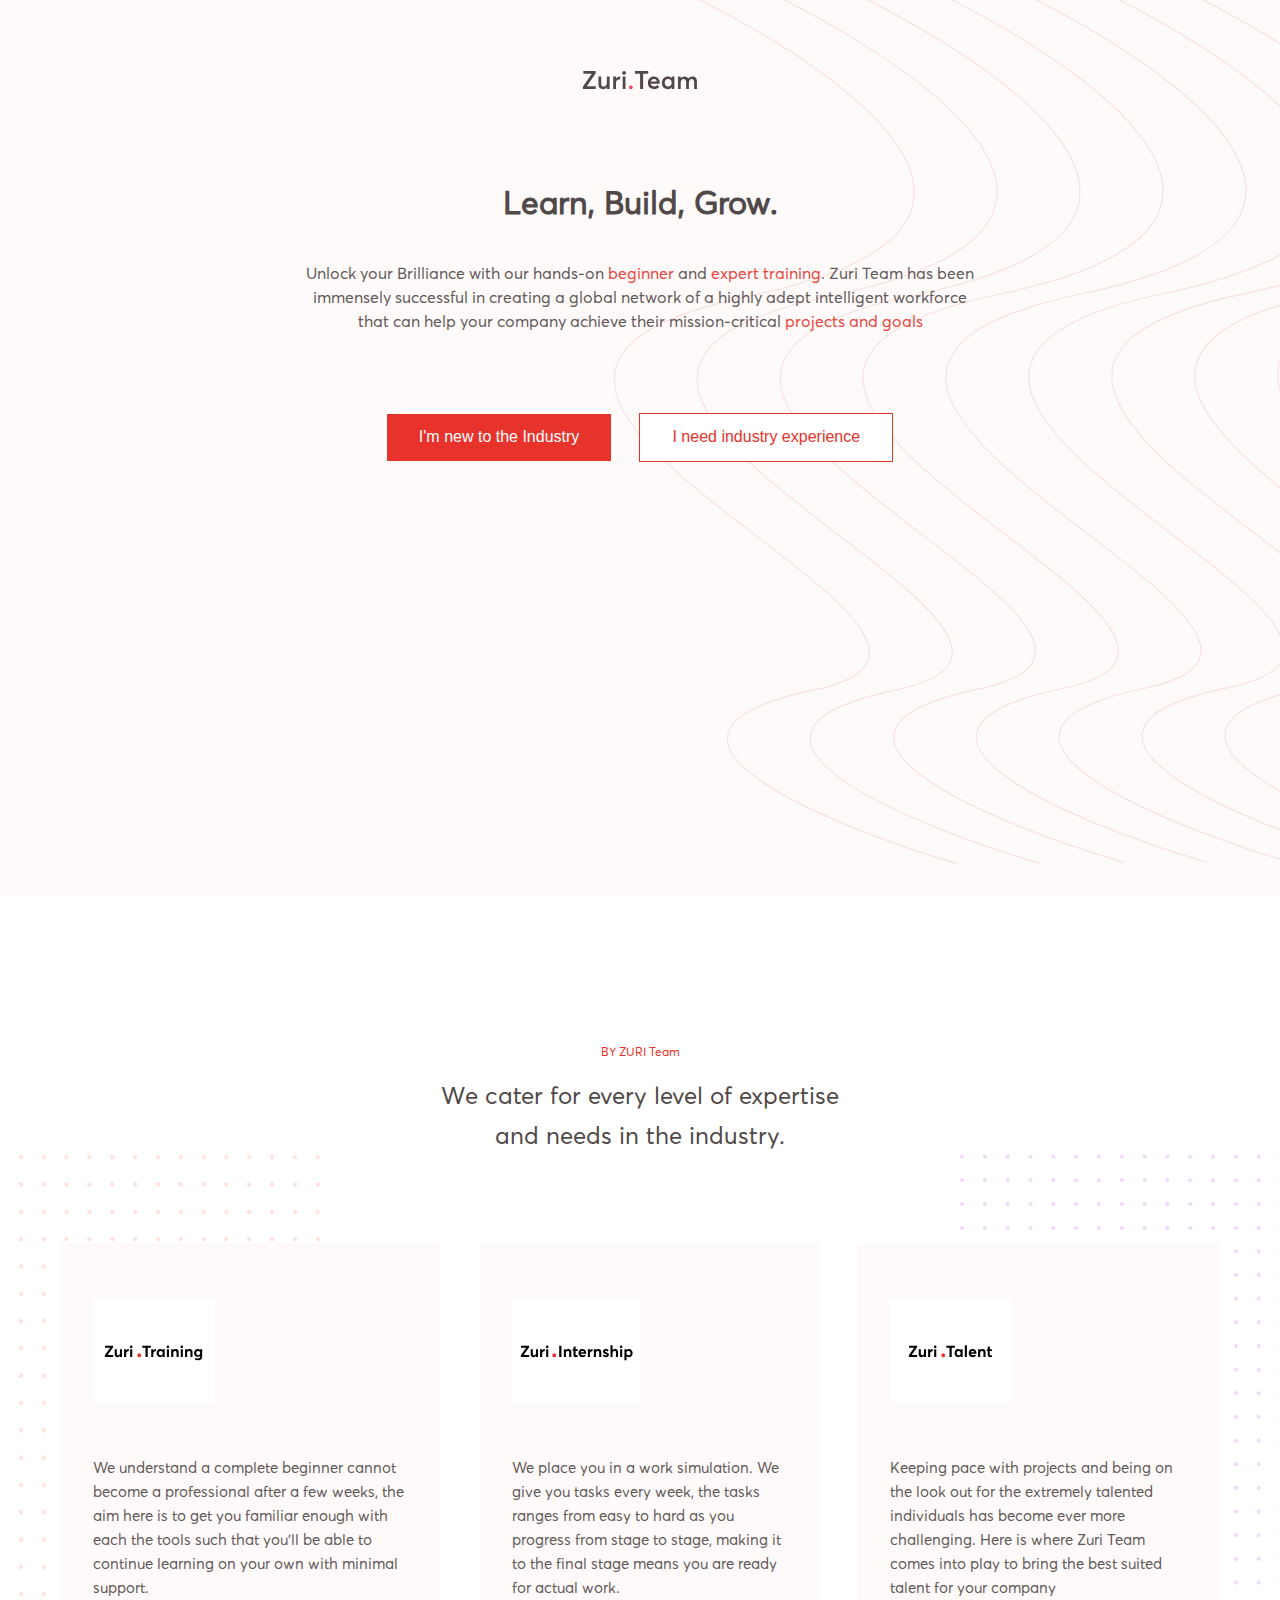
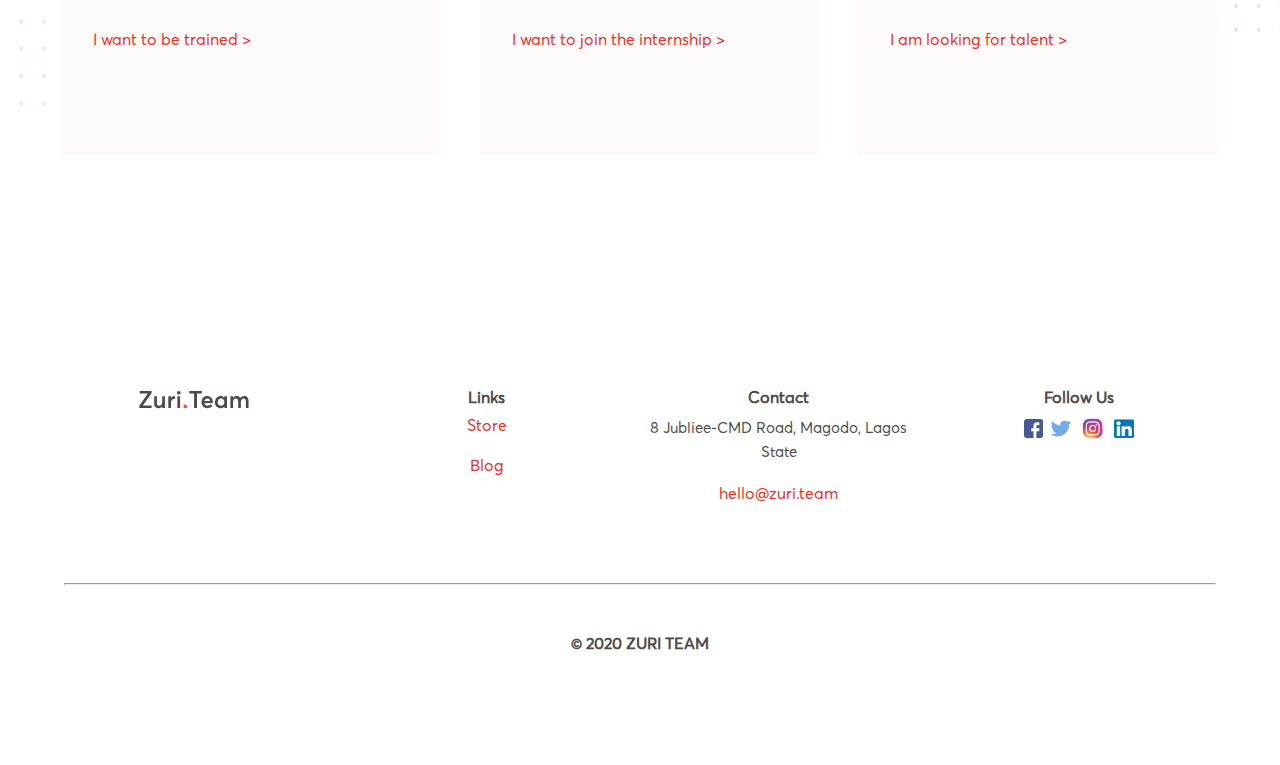
<file: index.html>
<!DOCTYPE html>
<html lang="en">

<head>
    <meta charset="UTF-8">
    <meta http-equiv="X-UA-Compatible" content="IE=edge">
    <meta name="viewport" content="width=device-width, initial-scale=1.0">

    <link rel="stylesheet" href="./css/style.css">

    <title>ZURI | Learn, Build, Grow</title>
</head>

<body>
    <section class="hero-container">
        <div class="hero-header"><img src="./assets/team-logo.svg" alt="" /></div>

        <div class="cta align-text">
            <h1 class="secondary-text">Learn, Build, Grow.</h1>
            <p class="secondary-text">Unlock your Brilliance with our hands-on <span
                    class="primary-text">beginner</span> and <span class="primary-text">expert training</span>. Zuri
                Team has been immensely successful in creating a global network of a highly adept intelligent workforce
                that can help your company achieve their mission-critical <span class="primary-text">projects and
                    goals</span></p>

            <div class="cta-buttons">
                <button class="cta-btn cta-btn-1 primary-bg"><a href="./industry.html" class="white-text">I'm new to the Industry</a></button>
                <button class="cta-btn cta-btn-2 white-bg"><a href="./experience.html" class="primary-text">I need industry
                        experience</a></button>
            </div>
        </div>
    </section>

    <section class="team-container">
        <img src="./assets/dot2-bg.png" class="dot dot2" alt="">
        <img src="./assets/dot-bg.png" alt="" class="dot dot1">
        <div class="team-header align-text">
            <h4 class="primary-text">BY ZURI Team</h4>
            <h2 class="secondary-text">We cater for every level of
                expertise and needs in the industry.</h2>
        </div>

        <div class="zuri-groups">
            <div class="zuri-group">
                <div class="training-container">
                    <div class="training">
                        <img src="./assets/training-logo.svg" alt="">
                        <p class="secondary-text">We understand a complete beginner cannot become a professional after a
                            few weeks, the aim here is to get you familiar enough with each the tools such that you’ll
                            be able to continue learning on your own with minimal support.</p>
                        <a href="#" class="primary-text">I want to be trained &gt;</a>
                    </div>
                </div>
            </div>
            <div class="zuri-group">
                <div class="internship-container">
                    <div class="internship">
                        <img src="./assets/internship-logo.svg" alt="">
                        <p class="secondary-text">We place you in a work simulation. We give you tasks every week, the
                            tasks ranges from easy to hard as you progress from stage to stage, making it to the final
                            stage means you are ready for actual work.</p>
                        <a href="#" class="primary-text">I want to join the internship &gt;</a>
                    </div>
                </div>
            </div>
            <div class="zuri-group">
                <div class="talent-container">
                    <div class="talent">
                        <img src="./assets/talent-logo.svg" alt="">
                        <p class="secondary-text">Keeping pace with projects and being on the look out for the extremely
                            talented individuals has become ever more challenging. Here is where Zuri Team comes into
                            play to bring the best suited talent for your company
                        </p>
                        <a href="#" class="primary-text">I am looking for talent &gt;</a>
                    </div>
                </div>
            </div>
        </div>
    </section>

    <footer class="align-text index-footer">
        <div class="upper-footer">
            <div class="footer-logo">
                <img src="./assets/team-logo.svg" alt="">
            </div>
            <div class="links">
                <h2 class="secondary-text">Links</h2>
                <a href="#" class="primary-text">Store</a><br><br>
                <a href="#" class="primary-text">Blog</a>
            </div>
            <div class="contact">
                <h2 class="secondary-text">Contact</h2>
                <p>8 Jubliee-CMD Road, Magodo,
                    Lagos State</p><br>
                <a href="mailto:hello@zuri.team" class="primary-text">hello@zuri.team</a>
            </div>
            <div class="socials">
                <h2 class="secondary-text">Follow Us</h2>
                <div class="social-links">
                    <a href="#" class="social-icon"><img src="./assets/fb-logo.png" alt=""></a>
                    <a href="#" class="social-icon"><img src="./assets/twitter-logo.png" alt=""></a>
                    <a href="#" class="social-icon"><img src="./assets/ig-logo.png" alt=""></a>
                    <a href="#" class="social-icon"><img src="./assets/linkedin-logo.png" alt=""></a>
                </div>
            </div>
        </div>
        <hr>
        <div class="copyright">
            <h4 class="secondary-text">© 2020 ZURI TEAM</h4>
    </footer>

    <script src="//ajax.googleapis.com/ajax/libs/jquery/1.10.2/jquery.min.js"></script>
<script>window.jQuery || document.write('<script src="js/vendor/jquery-1.10.2.min.js"><\/script>')</script>
    <script src="./index.js"></script>
</body>

</html>
</file>
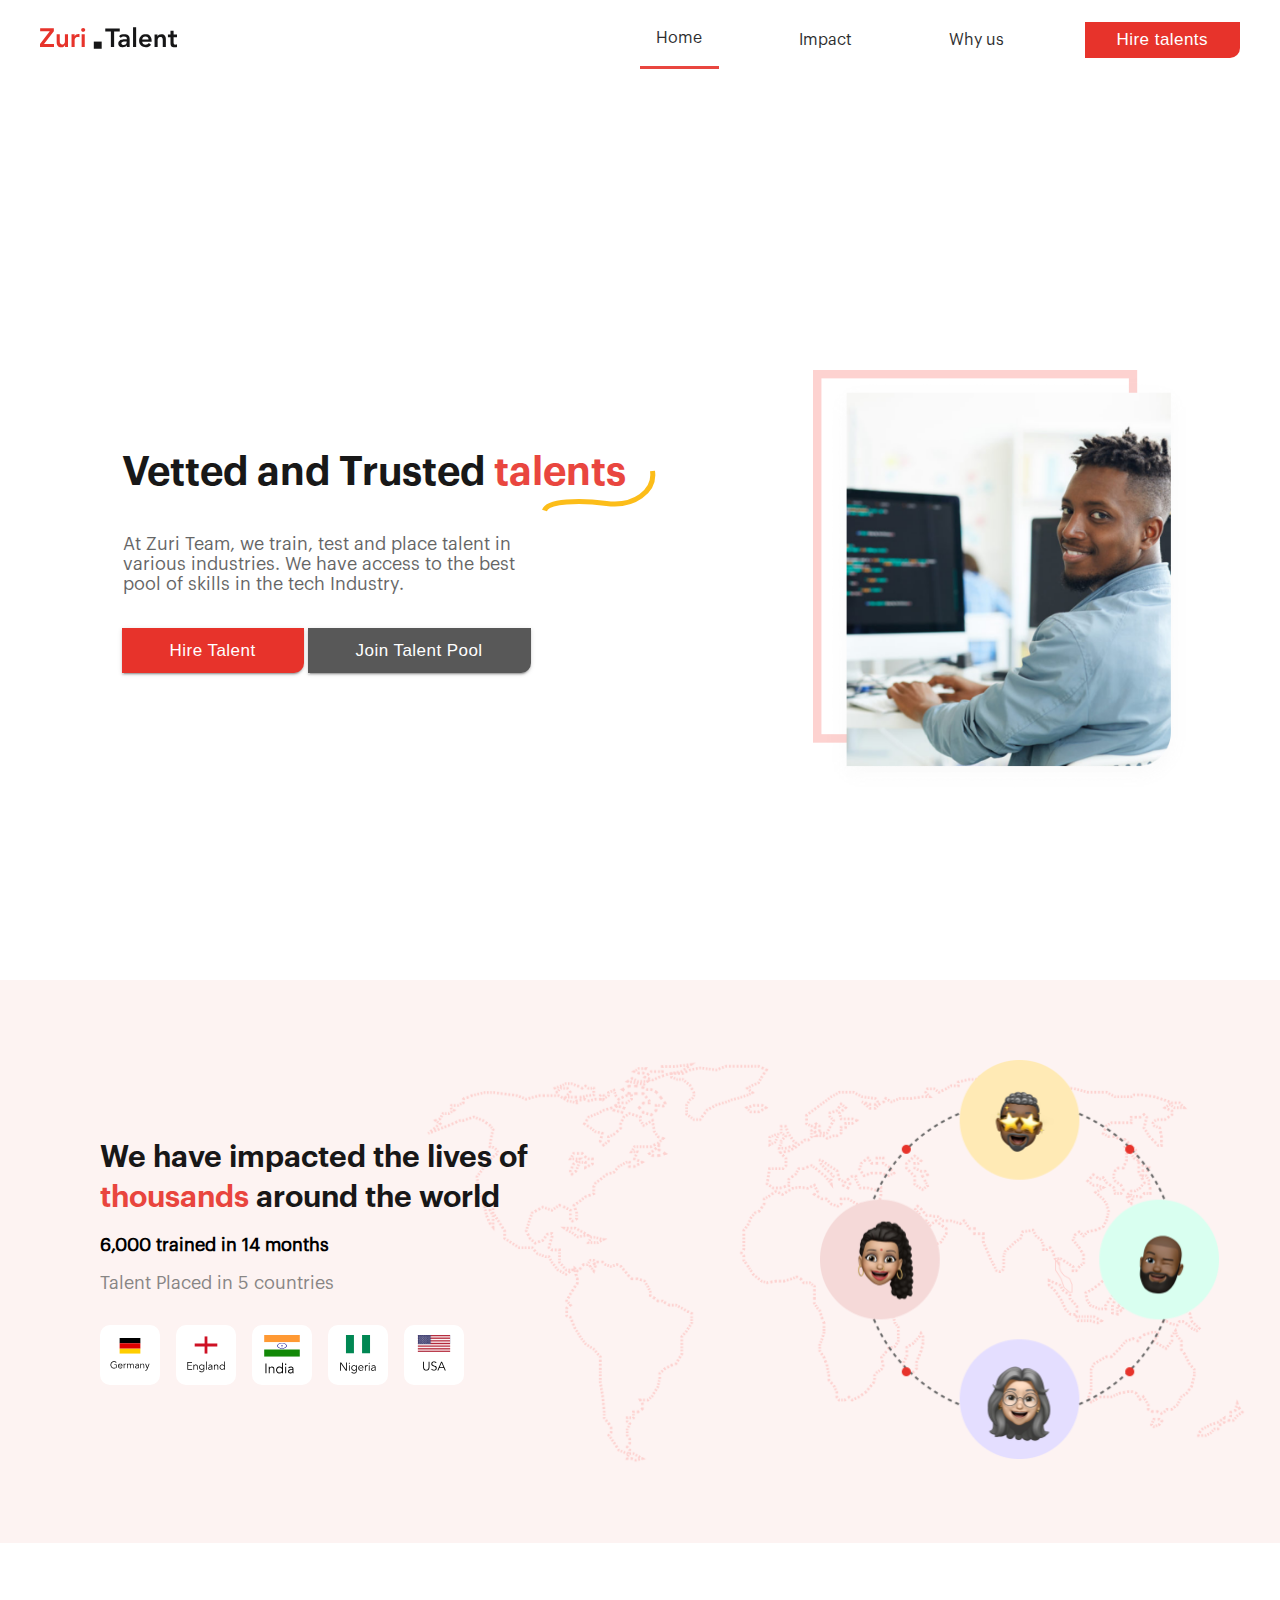
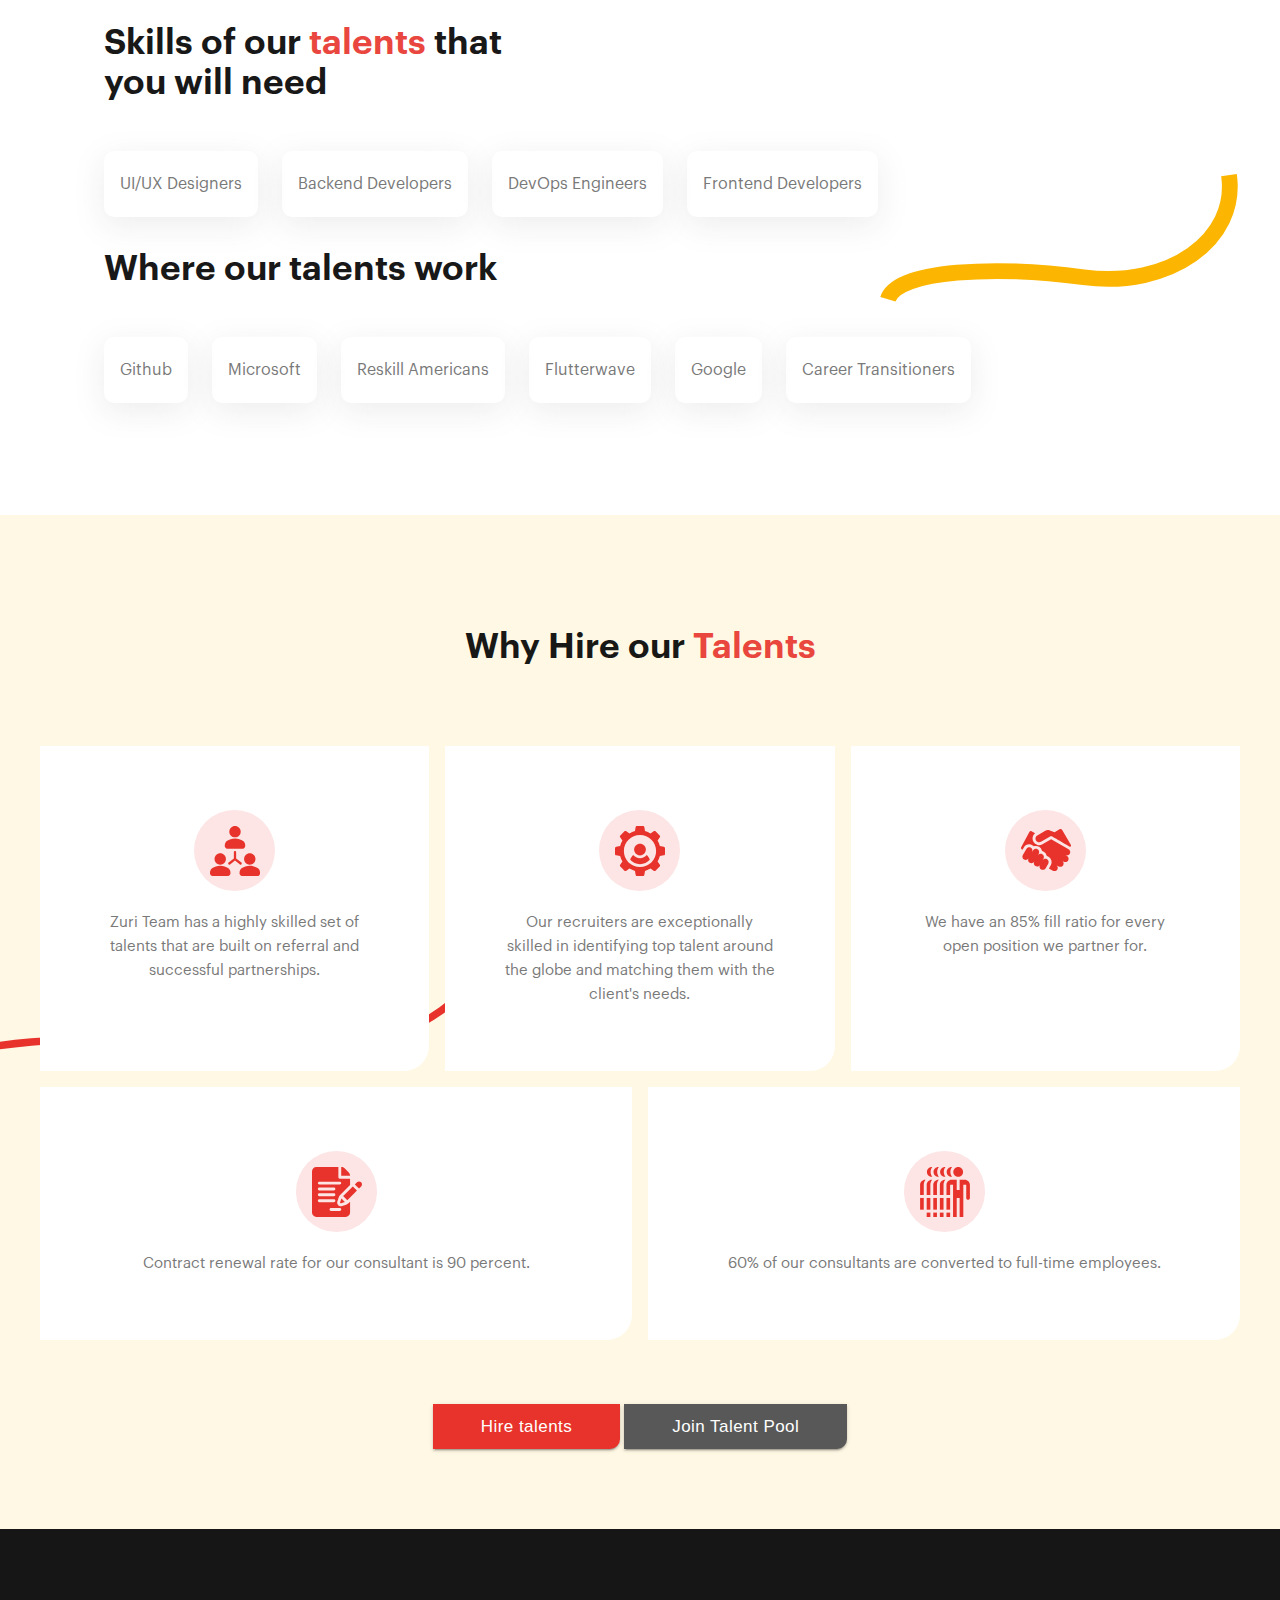
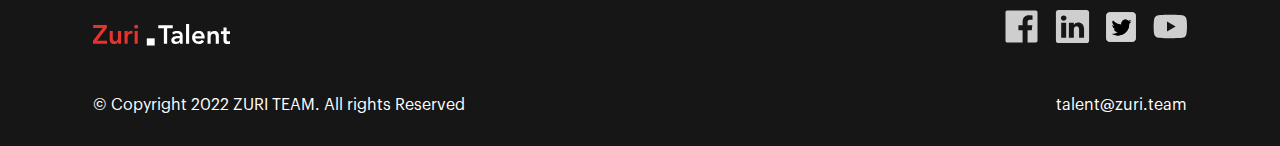
<file: experience.html>
<!DOCTYPE html>
<html lang="en">

<head>
    <meta charset="UTF-8">
    <meta http-equiv="X-UA-Compatible" content="IE=edge">
    <meta name="viewport" content="width=device-width, initial-scale=1.0">
    <meta name="theme-color" content="#000000">
    <title>Zuri</title>
    <link rel="stylesheet" href="./css/style.css">
    <link rel="stylesheet" href="./css/experience.css">
</head>

<body id="experience-body">
    <header>
        <div class="navbar">
            <div class="zuri-logo">
                <img src="./assets/asset0.svg" alt="">
            </div>
            <div class="navbar-links">
                <a href="#" class="active">Home</a>
                <a href="#impact">Impact</a>
                <a href="#why-us">Why us</a>
                <button class="primary-bg white-text header-btn">Hire talents</button>
            </div>
        </div>
    </header>

    <div class="experience-hero align-text">
        <div class="hero-flex-text">
            <h1>Vetted and Trusted <span class="primary-text">talents <img src="./assets/asset 1.svg" class="curve"
                        alt=""></span></h1>
            <p>At Zuri Team, we train, test and place talent in various industries. We have access to the best pool of
                skills in the tech Industry.</p>
            <div class="experience-hero-btns">
                <button class="header-btn big-btn btn-shadow white-text primary-bg">Hire Talent</button>
                <button class="header-btn big-btn btn-shadow white-text darker-btn">Join Talent Pool</button>
            </div>
        </div>

        <div class="hero-image">
            <img src="./assets/asset 2.png" />
        </div>
    </div>

    <div class="world-impact" id="impact">
        <div class="world-impact-container">
            <div class="world-impact-text">
                <h2>We have impacted the lives of <span class="primary-text">thousands</span> around the world</h2><br>
                <h4>6,000 trained in 14 months</h4><br>
                <h4 class="grey-text country-talent">Talent Placed in 5 countries</h4>
                <div class="countries">
                    <img src="./assets/asset 3.svg" alt="">
                    <img src="./assets/asset 4.svg" alt="">
                    <img src="./assets/asset 5.svg" alt="">
                    <img src="./assets/asset 6.svg" alt="">
                    <img src="./assets/asset 7.svg" alt="">
                </div>
            </div>
            <div class="world-impact-image">
                <img src="./assets/asset 8.png" />
            </div>
        </div>
    </div>

    <div class="skills-section">
        <h2>Skills of our <span class="primary-text">talents</span> that you will need</h2>
        <div class="skills-needed">
            <div class="skill-card grey-text">UI/UX Designers</div>
            <div class="skill-card grey-text">Backend Developers</div>
            <div class="skill-card grey-text">DevOps Engineers</div>
            <div class="skill-card grey-text">Frontend Developers
            </div>
        </div>
        <img src="./assets/asset 1.svg" alt="">
        <h2>Where our talents work</h2>
        <div class="talents-workplace">
            <div class="skill-card grey-text">Github</div>
            <div class="skill-card grey-text">Microsoft</div>
            <div class="skill-card grey-text">Reskill Americans</div>
            <div class="skill-card grey-text">Flutterwave</div>
            <div class="skill-card grey-text">Google</div>
            <div class="skill-card grey-text">Career Transitioners</div>
        </div>
    </div>

    <div class="why-us align-text" id="why-us">
        <h2>Why Hire our <span class="primary-text">Talents</span></h2>
        <img class="red-curve" src="./assets/asset 10.svg" alt="">
        <div class="talent-cards">
            <div class="talent-card">
                <img src="./assets/asset 9.svg" alt="">
                <p>Zuri Team has a highly skilled set of talents that are built on referral and successful partnerships.</p>
            </div>
            <div class="talent-card">
                <img src="./assets/asset 11.svg" alt="">
                <p>Our recruiters are exceptionally skilled in identifying top talent around the globe and matching them with the client's needs.</p>
            </div>
            <div class="talent-card">
                <img src="./assets/asset 12.svg" alt="">
                <p>We have an 85% fill ratio for every open position we partner for.</p>
            </div>
            <div class="talent-card">
                <img src="./assets/asset 13.svg" alt="">
                <p>Contract renewal rate for our consultant is 90 percent.</p>
            </div>
            <div class="talent-card">
                <img src="./assets/asset 14.svg" alt="">
                <p>60% of our consultants are converted to full-time employees.</p>
            </div>
        </div>
        <div class="experience-hero-btns">
            <button class="header-btn big-btn btn-shadow white-text primary-bg">Hire talents</button>
            <button class="header-btn big-btn btn-shadow white-text darker-btn">Join Talent Pool</button>
        </div>
    </div>

    <footer class="align-text experience-footer">
        <div class="experience-footer-container">
            <div class="experience-footer-left">
            <div class="experience-footer-logo">
                <img src="./assets/logo.svg" alt="">
            </div>
            <div class="experience-footer-socials">
                <a href="#"><img src="./assets/asset 16.svg" alt=""></a>
                <a href="#"><img src="./assets/asset 17.svg" alt=""></a>
                <a href="#"><img id="small-social" src="./assets/asset 18.png" alt=""></a>
                <a href="#"><img src="./assets/asset 19.svg" alt=""></a>
            </div>
        </div>
        <div class="experience-footer-right">
                <a class="white-text" href="mailto:talent@zuri.team">talent@zuri.team</a>
                <hr>
                <p class="white-text">&copy; Copyright 2022 ZURI TEAM. All rights Reserved</p>
        </div>
        </div>
    </footer>

    <script src="//ajax.googleapis.com/ajax/libs/jquery/1.10.2/jquery.min.js"></script>
    <script>window.jQuery || document.write('<script src="js/vendor/jquery-1.10.2.min.js"><\/script>')</script>
    <script src="./index.js"></script>
</body>

</html>
</file>
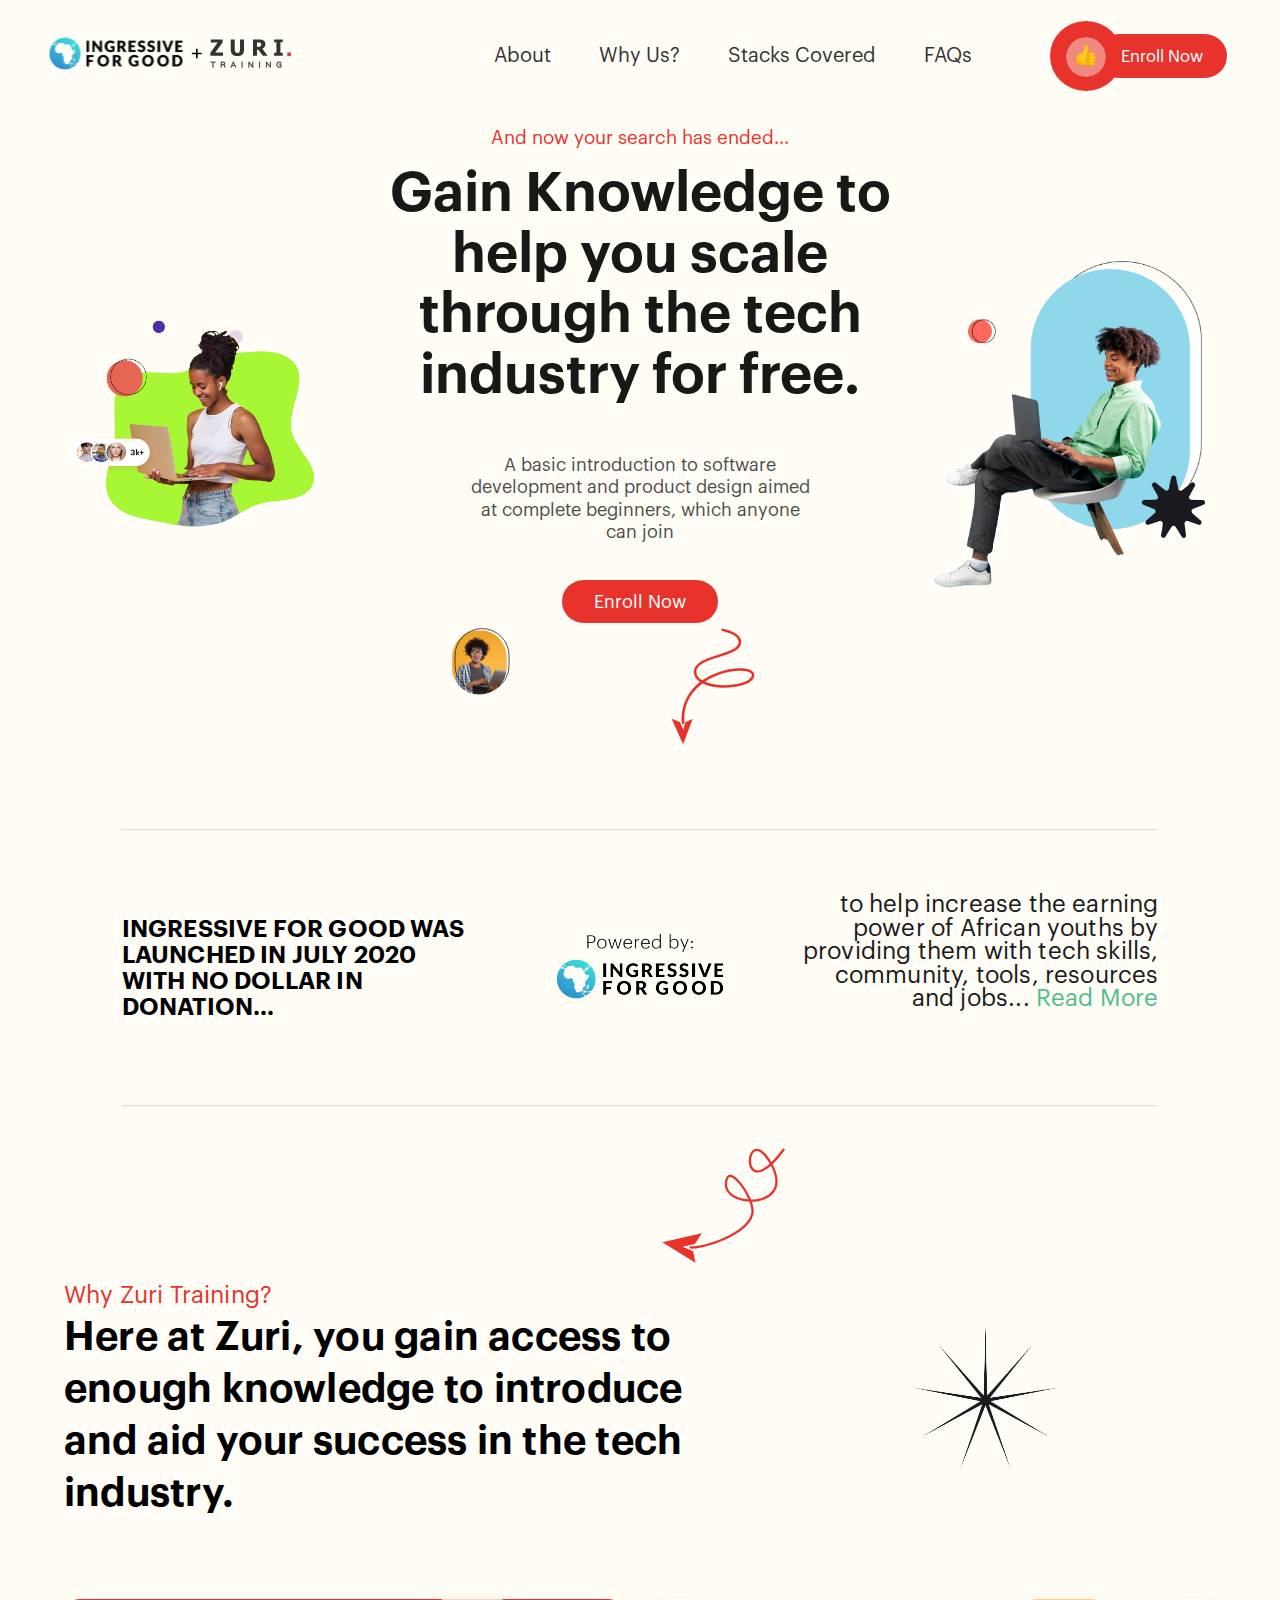
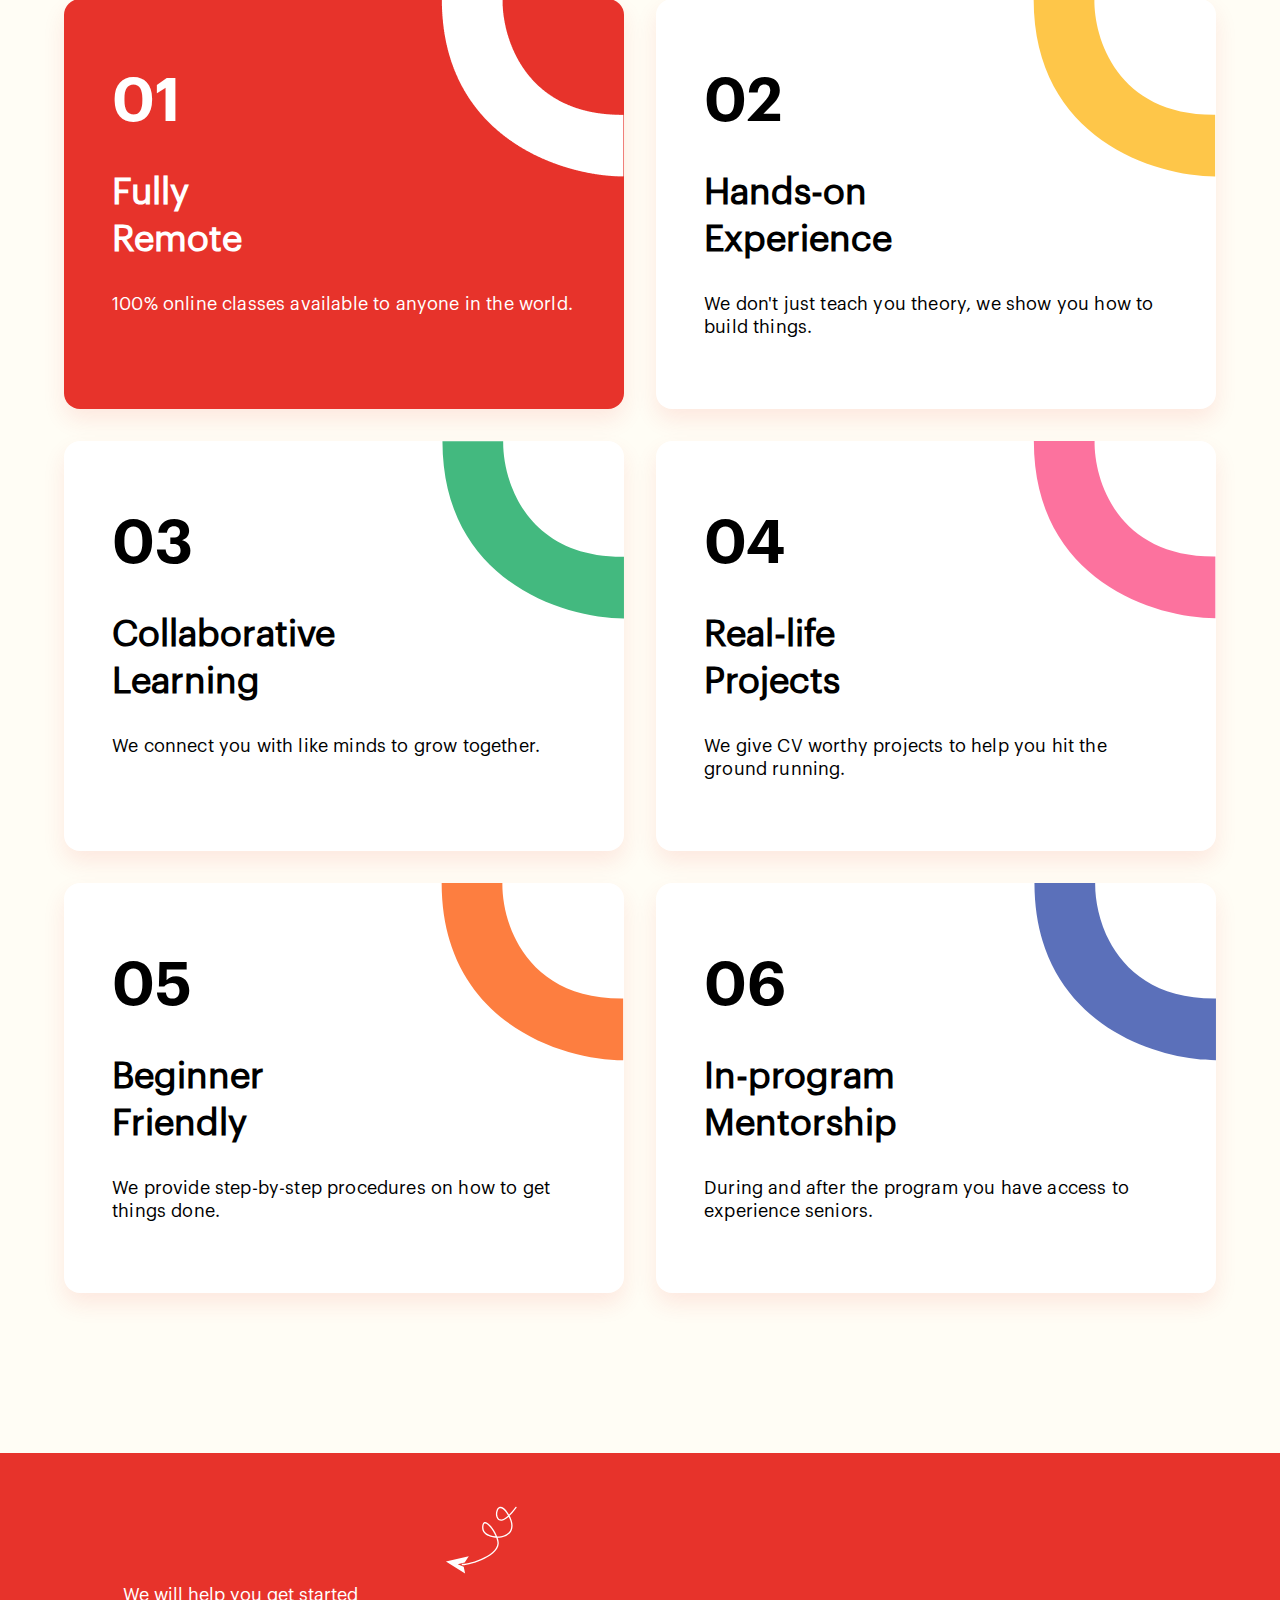
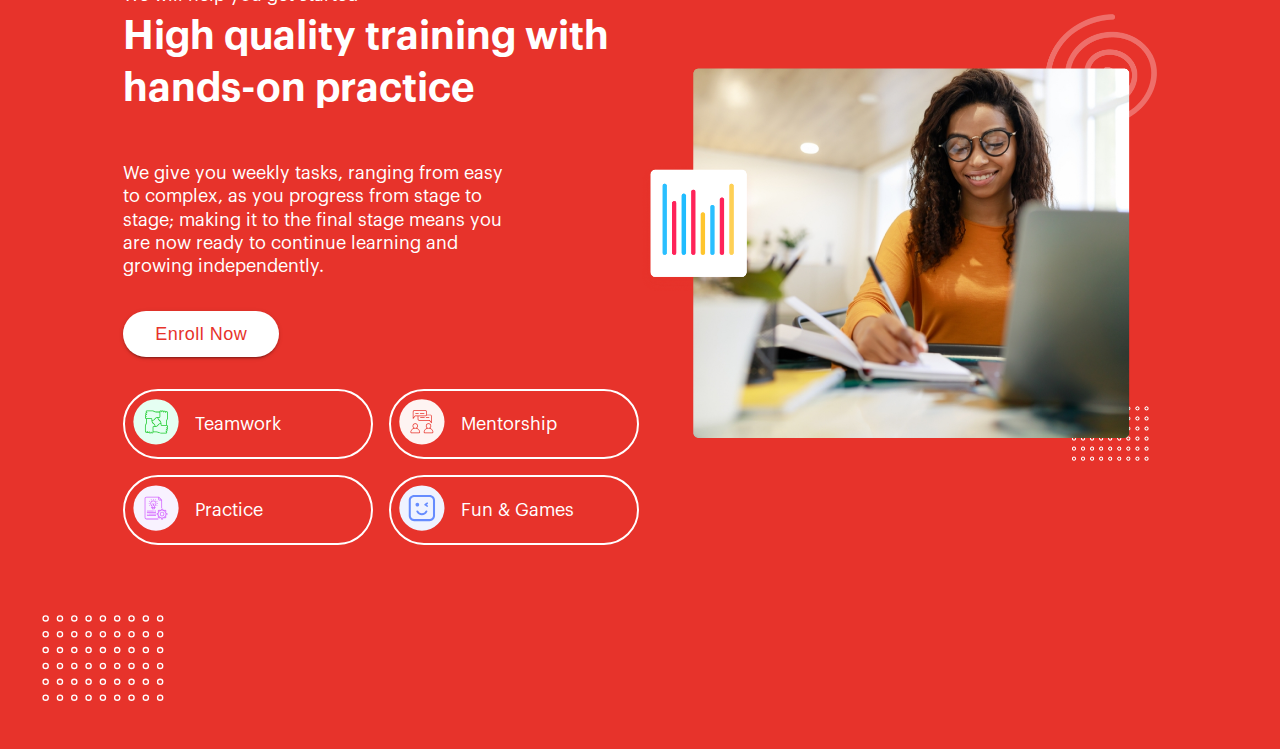
<file: industry.html>
<!DOCTYPE html>
<html lang="en">

<head>
    <meta charset="UTF-8">
    <meta http-equiv="X-UA-Compatible" content="IE=edge">
    <meta name="viewport" content="width=device-width, initial-scale=1.0">
    <link rel="stylesheet" href="./css/style.css">
    <link rel="stylesheet" href="./css/experience.css">
    <link rel="stylesheet" href="css/industry.css">
    <title>Zuri | Adaeze</title>
</head>

<body id="industry-body">
    <nav>
        <a href="training.zuri.team" class="logo">
            <img src="./assets/logo2.svg" alt="">
        </a>
        <div class="nav-links">
            <a href="#about" class="nav-link">About</a>
            <a href="#why-us" class="nav-link">Why Us?</a>
            <a href="#stacks-covered" class="nav-link">Stacks Covered</a>
            <a href="#faqs" class="nav-link">FAQs</a>
            <a href="enroll" class="enroll"><span><img src="./assets/thumbs.png" alt=""></span>
                <h5>Enroll Now</h5>
            </a>
        </div>
    </nav>
    <main>
        <div id="hero">
            <div class="hero-wrapper container">
                <div class="left-hero"><img src="./assets/lady1.png" alt=""></div>
                <div class="main-hero">
                    <h3 class="primary-text">And now your search has ended...</h3>
                    <h1>Gain Knowledge to help you scale through the tech industry for free.</h1>

                    <p>A basic introduction to software development and product design aimed at complete beginners,
                        which anyone can join</p>
                    <a href="enroll" class="enroll-btn">Enroll Now</a>
                    <div class="main-hero-wire"><img src="./assets/section1wire.svg" alt="wire" /></div>
                    <div class="male-face-img">
                        <img src="./assets/maleface.svg" alt="male-face" />
                    </div>
                </div>
                <div class="right-hero"><img src="./assets/male1.png" alt=""></div>
            </div>
            <hr id="top-hr">
            <div id="about">
                <div class="about-wrapper container">
                    <div class="left-about">INGRESSIVE FOR GOOD WAS LAUNCHED IN JULY 2020 WITH NO DOLLAR IN DONATION...
                    </div>
                    <div class="mainly-about">
                        <img src="./assets/ingresive.png" alt="">
                    </div>
                    <div class="right-about">to help increase the earning power of African youths by providing them with
                        tech skills, community, tools, resources and jobs...
                        <a href="https://ingressive.org/i4g-in-2021/" target="_blank" rel="noopener noreferrer"
                            class="green">Read More</a>
                    </div>
                </div>

            </div>
            <hr id="bottom-hr">
        </div>
        <div id="why-us">
            <div class="intro-why-us container">
                <div class="why-us-container">
                    <img src="./assets/section3wire.svg" alt="wire" />
                    <div class="why-us-text-container">
                        <span>
                            <p class="primary-text why-us-subtext">Why Zuri Training?</p>
                            <h1 class="why-us-text">Here at Zuri, you gain access to enough knowledge to introduce and
                                aid
                                your
                                success in the tech
                                industry.</h1>
                        </span>
                        <div class="why-us-img">
                            <img src="./assets/Star.png" alt="star">
                        </div>
                    </div>
                </div>
            </div>
            <div class="cards-why-us">
                <div class="cards-wrapper container">
                    <div class="card-why-us alone">
                        <img src="./assets/curve1.png" alt="curve">
                        <div class="count">01</div>
                        <div class="card-why-us-header">
                            Fully<br> Remote
                        </div>
                        <div class="card-why-us-text">
                            100% online classes available to anyone in the world.
                        </div>
                    </div>
                    <div class="card-why-us">
                        <img src="./assets/curve.svg" alt="curve">
                        <div class="count">02</div>
                        <div class="card-why-us-header">
                            Hands-on<br> Experience
                        </div>
                        <div class="card-why-us-text">
                            We don't just teach you theory, we show you how to build things.
                        </div>
                    </div>
                    <div class="card-why-us">
                        <img src="./assets/curve3.svg" alt="curve">
                        <div class="count">03</div>
                        <div class="card-why-us-header">
                            Collaborative<br> Learning
                        </div>
                        <div class="card-why-us-text">
                            We connect you with like minds to grow together.
                        </div>
                    </div>
                    <div class="card-why-us">
                        <img src="./assets/curve4.svg" alt="curve">
                        <div class="count">04</div>
                        <div class="card-why-us-header">
                            Real-life<br> Projects
                        </div>
                        <div class="card-why-us-text">
                            We give CV worthy projects to help you hit the ground running.
                        </div>
                    </div>
                    <div class="card-why-us">
                        <img src="./assets/curve5.svg" alt="curve">
                        <div class="count">05</div>
                        <div class="card-why-us-header">
                            Beginner<br> Friendly
                        </div>
                        <div class="card-why-us-text">
                            We provide step-by-step procedures on how to get things done.
                        </div>
                    </div>
                    <div class="card-why-us">
                        <img src="./assets/curve6.svg" alt="curve">
                        <div class="count">06</div>
                        <div class="card-why-us-header">
                            In-program<br> Mentorship
                        </div>
                        <div class="card-why-us-text">
                            During and after the program you have access to experience seniors.
                        </div>
                    </div>
                </div>
            </div>
        </div>
        <div class="outro-why-us alone">
            <div class="why-us-outro-wrapper container">
                <div class="outro-why-us-left">
                    <img src="./assets/section5wire.svg" alt="section wire" />
                    <p class="outro-sub-head">We will help you get started</p>
                    <h2 class="outro-head">High quality training with hands-on practice</h2>
                    <p class="outro-text">We give you weekly tasks, ranging from easy to complex, as you progress from
                        stage to stage;
                        making it to the final stage means you are now ready to continue learning and growing
                        independently.</p>
                    <button class="enroll-btn white-btn">Enroll Now</button>
                    <div class="outro-services">
                        <div class="service">
                            <div class="service-img">
                                <img src="./assets/hand.svg" alt="hand">
                            </div>
                            <div class="service-text">Teamwork</div>
                        </div>
                        <div class="service">
                            <div class="service-img">
                                <img src="./assets/mentor.svg" alt="mentor">
                            </div>
                            <div class="service-text">Mentorship</div>
                        </div>
                        <div class="service">
                            <div class="service-img">
                                <img src="./assets/practice.svg" alt="practice">
                            </div>
                            <div class="service-text">Practice</div>
                        </div>
                        <div class="service">
                            <div class="service-img">
                                <img src="./assets/games.svg" alt="games">
                            </div>
                            <div class="service-text">Fun & Games</div>
                        </div>
                    </div>
                </div>
                <div class="outro-why-us-right">
                    <img src="./assets/section5-image.png" alt="woman on system">
                </div>
            </div>
            <br>
            <img src="./assets/dotsection5.svg" alt="dot section">
        </div>

        
    </main>
</body>

</html>
</file>
<file: css/style.css>
* {
  margin: 0;
  padding: 0;
  box-sizing: border-box;
}

@font-face {
  font-family: 'Averta';
  src: url(../fonts/AvertaDemo/AvertaDemo-Regular.otf);
}
@font-face {
  font-family: 'AvertaBold';
  src: url(../fonts/AvertaDemo/AvertaDemo-ExtraBoldItalic.otf);
}
html {
  scroll-behavior: smooth;
}

body {
  font-family: 'Averta', sans-serif;
  font-size: 16px;
  overflow-x: hidden;
}

:root {
  --color-primary: #e7332b;
  --color-secondary: #514949;
  --color-tertiary: #212529;
  --color-neutral: #fffafa;
  --color-white: #fff;
}
a {
  text-decoration: none;
}
.primary-text {
  color: var(--color-primary);
}
.primary-bg {
  background-color: var(--color-primary);
}
.secondary-text {
  color: var(--color-secondary);
}
.white-text {
  color: var(--color-white);
}
.white-bg {
  background-color: var(--color-white);
}
.align-text {
  text-align: center;
}

/* HERO SECTION */
.hero-container {
  background: url('../assets/hero-bg.svg') no-repeat center center/cover;
  min-height: 100vh;
}

.hero-header {
  height: 150px;
  display: flex;
  justify-content: center;
  position: relative;
}

.hero-header img {
  width: 20%;
  height: 20%;
  position: absolute;
  bottom: 0;
}

.cta {
  margin-top: 4rem;
  max-width: 700px;
}

.cta h1 {
  font-size: 28px;
  width: 95%;
  margin: 0 auto 2.5rem auto;
}
.cta-buttons,
.cta p {
  width: 95%;
  margin: 0 auto;
}
.cta p {
  line-height: 24px;
  margin-bottom: 5rem;
  opacity: 0.9;
}
.cta-buttons {
  display: flex;
  flex-direction: column;
}
.cta-btn {
  padding: 0.9rem 0;
  border: none;
  margin: 0 auto 1.5rem auto;
  transition: ease-in-out 0.2s;
}
.cta-btn a {
  padding: 0.8rem 2rem;
  font-size: 16px;
}
.cta-btn-2 {
  border: 1px solid var(--color-primary);
  margin-bottom: 0;
}
.cta-btn-1:hover,
.cta-btn-1:hover a {
  background-color: var(--color-white);
  color: var(--color-primary);
}
.cta-btn-1:hover {
  border: 1px solid var(--color-primary);
}
.cta-btn-2:hover,
.cta-btn-2:hover a {
  background-color: var(--color-primary);
  color: var(--color-white);
}

/* TEAM HEADER SECTION */
.team-container {
  margin-top: 3.5rem;
}
.dot {
  display: none;
}
.team-header h4 {
  margin-bottom: 1rem;
  font-weight: 100;
  font-size: 12px;
}
.team-header h2 {
  font-size: 24px;
  line-height: 40px;
  font-weight: 100;
  max-width: 90%;
  width: 450px;
  padding: 0 1rem;
  margin: 0 auto 4rem auto;
}
.zuri-group {
  padding: 1.5rem 0;
}
.training-container,
.internship-container,
.talent-container {
  background-color: var(--color-neutral);
  padding: 3.5rem 2rem;
  width: 90%;
  margin: 0 auto;
}
.training,
.internship,
.talent {
  height: 400px;
}
.training img,
.internship img,
.talent img {
  margin-bottom: 3rem;
}
.training p,
.internship p,
.talent p {
  line-height: 24px;
  margin-bottom: 1.5rem;
  font-size: 14px;
  opacity: 0.9;
  height: 150px;
}

/* Footer */
.index-footer {
  margin: 13rem auto 0 auto;
  width: 90%;
}
.upper-footer {
  display: flex;
  flex-direction: column;
  gap: 2rem;
  max-width: 1200px;
  margin: 0 auto;
}
.footer-logo,
.links,
.contact,
.social {
  flex: 25%;
}
footer hr {
  margin: 5rem auto 3rem auto;
  max-width: 1200px;
}
.upper-footer .contact {
  width: 250px;
  margin: 0 auto;
}
.upper-footer .contact p {
  opacity: 0.7;
  font-size: 15px;
  line-height: 24px;
}
.index-footer h2 {
  margin-bottom: 0.5rem;
}
.social-links {
  display: flex;
  justify-content: center;
  align-items: center;
  width: 20%;
  margin: 0 auto;
  gap: 0.5rem;
}
.social-links img {
  width: 100%;
}

.copyright {
  margin-bottom: 7rem;
}

@media (min-width: 768px) {
  .hero-header {
    height: 90px;
  }
  .cta {
    margin: 5rem auto;
    padding: 1%;
  }
  .cta p {
    width: 100%;
  }
  .cta h1 {
    font-size: 32px;
    width: 100%;
  }
  .cta-buttons {
    flex-direction: row;
    align-items: center;
    padding: 0 70px;
    width: 100%;
  }
  .cta-btn {
    margin-bottom: 0;
  }
  .hero-header img {
    height: 22%;
    width: 22%;
    position: absolute;
    bottom: 0;
  }

  .upper-footer .contact {
    width: 250px;
    margin: 0;
  }
  .upper-footer {
    flex-direction: row;
    justify-content: space-around;
  }
  .footer-logo {
    padding-top: 3px;
  }
  .upper-footer h2 {
    font-size: 16px;
  }
  .social-links {
    width: 40%;
  }
}

@media (min-width: 768px) and (max-width: 991px) {
  .hero-container {
    min-height: 50vh;
  }
}

@media (min-width: 992px) {
  .zuri-groups {
    display: flex;
    margin: 0 auto;
  }
  .team-container {
    margin-top: 9rem;
    position: relative;
  }
  .training p,
  .internship p,
  .talent p {
    font-size: 15px;
  }
}

@media (min-width: 1200px) {
  .zuri-groups {
    max-width: 1200px;
  }
  .dot {
    display: block;
    width: 30%;
    height: 75%;
    position: absolute;
    z-index: -1;
    top: 15%;
  }
  .dot2 {
    left: -5%;
  }

  .dot1 {
    right: -5%;
    height: 65%;
  }
}
</file>
<file: css/experience.css>
@font-face {
    font-family: 'Graphik';
    src: url(../fonts/Graphik-Font-Family/GraphikRegular.otf);
}
@font-face {
    font-family: 'GraphikSemiBold';
    src: url(../fonts/Graphik-Font-Family/GraphikSemibold.otf);
}

#experience-body{
    font-family: 'Graphik', sans-serif;
}
:root{
    --color-secondary-2: #161617;
    --color-tertiary-2: #585858;
}
.grey-text{
    color: var(--color-tertiary-2);
}
/* Header */
header{
    padding: 0.7rem 1.2rem;
    position: sticky;
    min-width: 100%;
    top: 0;
    left: 0;
    z-index: 2;
    background-color: #fff;
}
.navbar{
    display: flex;
    justify-content: space-between;
    align-items: center;
    max-width: 1200px;
    margin: 0 auto;
}
.navbar-links{
    display: flex;
    align-items: center;
    gap: 4rem;
}
.navbar-links a{
    display: none;
    line-height: 22.4px;
    letter-spacing: 0.16px;
    color: var(--color-secondary-2);
    opacity: 0.9;
    padding: 1rem;
}
.navbar-links a.active{
    border-bottom: 3px solid var(--color-primary);
}
.navbar-links a:hover{
    background-color: rgb(231, 237, 242);
}
.header-btn{
    border: none;
    letter-spacing: 0.45712px;
    font-weight: 100;
    padding: 0.5rem 2rem;
    font-size: 17px;
    border-bottom-right-radius: 10px;
}

/* Experience Hero */
.experience-hero{
    min-height: 100vh;
    padding-top: 4rem;
    width: 90%;
    margin: 0 auto;
    display: flex;
    align-items: center;
    flex-direction: column;
    max-width: 1200px;
}
.experience-hero h1{
    font-size: 40px;
    font-family: 'GraphikSemiBold', sans-serif;
    opacity: 0.9;
}
.experience-hero h1 span{
    position: relative;
}
.curve{
    position: absolute;
    bottom: -20px;
    right: -30px;
}
.experience-hero p{
    width: 95%;
    margin: 1.5rem auto 2rem auto;
    padding: 1rem 0.1rem 0.1rem 0.1rem;
    line-height: 22.4px;
    opacity: 0.6;
}
.darker-btn{
    background-color: var(--color-tertiary-2);
}
.btn-shadow{
    box-shadow: rgb(0 0 0 / 20%) 0px 3px 1px -2px, rgb(0 0 0 / 14%) 0px 2px 2px 0px, rgb(0 0 0 / 12%) 0px 1px 5px 0px;
}
.hero-image{
    margin-top: 3rem;
    overflow-x: hidden;
}
.hero-image img{
    width: 100%;
}
.header-btn:hover{
    cursor: pointer;
}
.header-btn:hover.btn-shadow{
    box-shadow: rgb(0 0 0 / 20%) 0px 3px 1px -2px, rgb(0 0 0 / 14%) 0px 2px 2px 0px, rgb(0 0 0 / 15%) 0px 5px 5px 0px;
}

/* World impact */
.world-impact{
    background: url('../assets/asset\ 20.png') no-repeat center center/cover;
    padding: 5rem 2rem;
}
.world-impact-container{
    display: flex;
    flex-direction: column;
    align-items: center;
    max-width: 1200px;
    margin: auto;
    text-align: center;
}
.world-impact h2{
    font-size: 28px;
    opacity: 0.9;
    font-family: 'GraphikSemiBold', sans-serif;
}
.countries{
    display: flex;
    align-items: center;
    gap: 1rem;
    justify-content: center;
    margin-top: 2rem;
}
.countries img{
    background-color: #fff;
    border-radius: 10px;
    width: 60px;
    aspect-ratio: 1/1;
    padding: 10px
}
.world-impact-image{
    margin-top: 4rem;
    overflow-x: hidden;
}
.world-impact-image img{
    width: 90%;

}
.country-talent{
    font-weight: 100;
    opacity: 0.7;
}

/* Skills section */
.skills-section{
    padding: 5rem 2rem;
    margin-top: 4rem;
    max-width: 1200px;
    margin: auto;
    position: relative;
}
.skills-section img{
    display: none;
}
.skills-section h2{
    margin-bottom: 3rem;
    font-size: 28px;
    opacity: 0.9;
    font-family: 'GraphikSemiBold', sans-serif;
}
.skills-needed, .talents-workplace{
    display: grid;
    grid-template-columns: repeat(2, 1fr);
    grid-column-gap: 1.5rem;
    grid-row-gap: 0.8rem;
    margin-bottom: 2rem;
}
.skill-card{
    padding: 1.5rem 1rem;
    box-shadow: 0 8px 30px hsla(0,0%,48%,.16)!important;
    display: inline-block;
    text-align: center;
    border-radius: 10px;
    opacity: 0.8;
}
.skill-card:hover{
    margin-bottom: 1rem;
    margin-top: -1rem;
    transition: ease-in-out 0.3s;
}

/* Why hire us */
.why-us{
    background-color: rgb(255, 248, 229);
    padding: 7rem 2rem 2rem 2rem;
    position: relative;
    z-index: 0;
}
.red-curve{
    position: absolute;
    left: 0;
    top: 35%;
    z-index: 0;
    width: 40%;
}
.why-us h2{
    font-size: 28px;
    font-family: 'GraphikSemiBold', sans-serif;
    opacity: 0.9;
    margin-bottom: 5rem;
}
.talent-cards{
    display: flex;
    flex-direction: column;
    gap: 1rem;
    flex-wrap: wrap;
    max-width: 1200px;
    margin: 4rem auto;
}
.talent-card{
    position: relative;
    background-color: var(--color-white);
    padding: 4rem 1.5rem;
    z-index: 1;
    border-bottom-right-radius: 25px;
}
.talent-card:hover{
    background-color: #000;
}
.talent-card:hover p{
    color: var(--color-white);
    opacity: 1;
}
.talent-card p{
    line-height: 24px;
    padding-top: 1rem;
    margin-top: 2rem;
    opacity: 0.8;
    font-size: 15px;
    color: var(--color-tertiary-2);
    margin: auto;
}
.why-us .experience-hero-btns{
    margin-bottom: 3rem;
}

/* Footer */
.experience-footer{
    padding: 5rem 2rem 2rem 2rem;
    background-color: var(--color-secondary-2);
}
.experience-footer-container{
    width: 90%;
    margin: auto;
}
.experience-footer-socials{
    display: flex;
    align-items: center;
    gap: 1rem;
    justify-content: center;
    margin-top: 2rem;
    margin-bottom: 3rem;
}
.experience-footer-socials img{
    width: 35px;
    aspect-ratio: 1/1;
}
#small-social{
    width: 30px;
    aspect-ratio: 1/1;
}
@media(max-width: 360px){
    header{
        padding: 0.3rem;
    }
    #experience-body{
        font-size: 14px;
    }
    .experience-hero-btns{
        display: flex;
        flex-direction: column;
        align-items: center;
        gap: 1rem;
    }
}
@media(min-width: 768px){
    .experience-hero{
        min-height: 70vh;
    }
    .hero-image img, .world-impact-image img{
    width: 70%;
    }
    .world-impact h2{
        font-size: 30px;
        width: 70%;
        margin: auto;
        line-height: 40px;
    }
    .world-impact-text h4{
        font-size: 18px;
    }
    .talents-workplace{
        grid-template-columns: repeat(3, 1fr);
    }
    .skills-section h2{
        font-size: 30px;
    }
    .skill-card{
        font-size: 14px;
    }
    .experience-hero p{
        width: 70%;
    }
    .talent-cards{
        flex-direction: row;
    }
    .talent-card{
        flex: 40%;
    }
    .talent-card p{
        width: 60%;
    }
    .experience-footer-left{
        display: flex;
        align-items: center;
        justify-content: space-between
    }
    .experience-footer{
        padding-top: 3rem;
    }
    .experience-footer-right hr{
        display: none;
    }
    .experience-footer-right{
        display: flex;
        flex-direction: row-reverse;
        justify-content: space-between;
        align-items: center;
    }
}

@media(min-width: 890px){
    .navbar-links a{
        display: block;
    }
    header{
        width: 87%;
        margin: 0 auto;
    }
    .world-impact-container{
        flex-direction: row;
        text-align: left;
    }
    .world-impact-image{
        padding-left: 10%;
    }
    .hero-flex-text, .hero-image, .world-impact-text, .world-impact-image{
        flex: 50%;
    }
    .countries{
        justify-content: start;
    }
    .world-impact h2{
        margin: 0;
        width: 90%;
    }
    .world-impact-image{
        margin-top: 0;
    }
    .big-btn{
        padding: 0.8rem 3rem;
    }
    .skills-section h2{
        font-size: 35px;
        width: 40%;
        line-height: 40px;
    }
    .why-us h2{
        font-size: 35px;
    }
}

@media(min-width: 960px){
    .skill-card{
        font-size: 15px;
    }
    .skills-section img{
        display: block;
        position: absolute;
        right: 0;
        top: 40%;
        width: 30%;
    }
    .talent-card{
        flex: 25%;
    }
    .talent-card p{
        width: 80%;
    }
}

@media(min-width: 1100px){
.experience-hero{
    flex-direction: row;
    text-align: left;
}
.hero-image, .world-impact-image{
    padding-left: 15%;
}
.experience-hero p{
    width: 80%;
    margin: 1.5rem auto 2rem 0;;
    line-height: 20px;
    font-size: 18px;
}
.experience-hero{
    min-height: 100vh;
}
.skill-card{
    font-size: 16px;
}
.world-impact-text, .skills-section, .hero-flex-text{
    padding-left: 5%;
}
}

@media(min-width: 1200px){
    .skill-card{
        width: max-content;
    }
    .skills-needed{
        grid-template-columns: repeat(6, 1fr);
    }
    .talents-workplace{
        grid-template-columns: repeat(9, 1fr);
    }
    .hero-image img, .world-impact-image img{
        width: 95%;
        }
}
</file>
<file: css/industry.css>
:root {
  --bg-cream: #fffdf5;
  --green: #52be89;
  --white: #ffffff;
  font-size: 16px;
}

* {
  margin: 0;
  padding: 0;
  box-sizing: border-box;
}
body {
  background-color: var(--bg-cream);
  font-family: 'Graphik', sans-serif;
}
#industry-body {
  max-width: 1500px;
  margin: auto;
}
.green {
  color: var(--green);
}

/* Navbar */

nav {
  position: relative;
  width: 100%;
  max-width: 1500px;
  display: flex;
  padding: 1rem;
  align-items: center;
  justify-content: space-between;
  font-size: 20px;
  position: fixed;
  top: 0;
  background-color: var(--bg-cream);
  z-index: 3;
}

nav a {
  text-decoration: none;
  color: black;
  cursor: pointer;
}
.nav-links {
  display: flex;
  align-items: center;
  gap: 3rem;
}
.nav-links a span {
  position: relative;
  left: 25px;
  border-radius: 50%;
  padding: 1rem 1rem 0.6rem 1rem;
  background-color: var(--color-primary);
}
.nav-links a span img {
  width: 40px;
  aspect-ratio: 1/1;
  border-radius: 50%;
}
.nav-link {
  display: none;
  opacity: 0.8;
}
.enroll {
  display: flex;
  align-items: center;
  width: max-content;
  padding: 0.3rem;
}
.enroll h5,
.enroll-btn {
  padding: 0.8rem 1.5rem;
  border-radius: 25px;
  background-color: var(--color-primary);
  color: #fff;
  font-weight: 100;
}
nav img {
  display: inline-block;
  width: 80%;
}

/* Main */
main {
  margin-top: 8rem;
}
/* Hero */
.left-hero,
.right-hero {
  flex: 25%;
}
.left-hero img {
  width: 100%;
}
.container-fluid {
  margin: 0 4.2rem;
}

.hero-wrapper img {
  width: 100%;
}

.main-hero {
  text-align: center;
  flex: 50%;
  position: relative;
}
.main-hero h1 {
  font-size: 30px;
  font-family: 'GraphikSemiBold', sans-serif;
  line-height: 35px;
  width: 90%;
  margin: auto;
  margin-bottom: 3rem;
  opacity: 0.9;
}
.main-hero h3 {
  font-weight: 100;
  margin-bottom: 1rem;
}
.main-hero p {
  width: 80%;
  margin: 3rem auto;
  line-height: 22.4px;
  opacity: 0.7;
}
.main-hero-wire {
  width: 10%;
  margin: 1rem 0 0 55%;
}
.male-face-img {
  display: none;
  position: absolute;
  width: 10%;
  left: 0;
  bottom: 50px;
}
.right-hero {
  display: none;
}

.enroll-btn {
  margin: auto;
}

#top-hr {
  opacity: 0.3;
  margin: 5rem auto 3rem auto;
  width: 90%;
}
#bottom-hr {
  opacity: 0.3;
  margin: auto;
  width: 90%;
}

/* About */
.about-wrapper {
  display: flex;
  flex-direction: column;
  align-items: center;
  justify-content: center;
  width: 90%;
  margin: auto;
}
.left-about {
  font-size: 20px;
  text-align: center;
  font-family: 'GraphikSemiBold', sans-serif;
  letter-spacing: 0.1876px;
  line-height: 26px;
}
.mainly-about {
  margin: auto;
}
.right-about {
  text-align: center;
  font-size: 18px;
  line-height: 23.4px;
  color: #1b1a20;
  letter-spacing: 0.16884px;
  margin-bottom: 2rem;
}

/* Why Us */

#why-us {
  width: 90%;
  margin: auto;
}
.why-us-container {
  margin-top: 2rem;
  margin-bottom: 5rem;
}
.why-us-container img {
  margin-left: 50%;
  width: 15%;
  max-width: 200px;
}
.cards-why-us {
  background-color: var(--bg-cream);
  margin-bottom: 10rem;
}
.cards-wrapper {
  display: grid;
  grid-template-columns: repeat(auto-fit, minmax(400px, 1fr));
  grid-gap: 2rem;
  min-width: 300px;
}
.card-why-us {
  position: relative;
  height: 359px;
  background-color: #ffffff;
  border-radius: 16px;
  padding: 4rem 3rem;
  box-shadow: 0 11px 22px rgb(231 51 43 / 10%);
  bottom: 0;
  transition: all 0.3s ease;
}
.alone {
  color: var(--white);
  background-color: var(--color-primary);
}
.card-why-us:hover {
  bottom: 20px;
}
.count {
  font-size: 44px;
  font-family: 'GraphikSemiBold', sans-serif;
  line-height: 57.2px;
}
.card-why-us img {
  position: absolute;
  top: 0;
  right: 0;
}
.card-why-us-header {
  font-size: 28px;
  line-height: 36.4px;
  font-weight: bold;
  padding: 1.8rem 0;
}
.card-why-us-text {
  font-size: 18px;
  line-height: 23.4px;
  letter-spacing: 0.16884px;
}
.why-us-text-container {
  display: flex;
  align-items: center;
}

.why-us-img {
  display: none;
  width: 20%;
  padding-left: 5rem;
}
.why-us-img img {
  width: 100%;
}

.why-us-subtext {
  font-size: 18px;
  line-height: 23.4px;
  letter-spacing: 0.16884px;
}
.why-us-text {
  font-size: 24px;
  line-height: 31.2px;
  letter-spacing: 0.22512px;
  width: 100%;
  font-family: 'GraphikSemiBold', sans-serif;
}
/* Outro */
.why-us-outro-wrapper {
  display: flex;
  flex-direction: column;
  align-items: center;
}
.outro-why-us {
  padding: 3rem 2rem 4rem 2rem;
  width: 100%;
  position: relative;
}
.outro-why-us > img {
  position: relative;
  top: 20px;
  left: 10px;
  width: 10%;
}
.outro-sub-head {
  font-size: 18px;
  margin-bottom: 0.3rem;
}
.outro-head {
  font-size: 30px;
  font-family: 'GraphikSemiBold', sans-serif;
  margin-bottom: 3rem;
}
.outro-text {
  font-size: 18px;
  line-height: 23.4px;
  margin-bottom: 2rem;
}
.outro-why-us-left img {
  width: 100px;
  position: relative;
  left: 60%;
}
.white-btn {
  background-color: var(--white);
  color: var(--color-primary);
  border: none;
  font-size: 18px;
  letter-spacing: 0.51426px;
  padding: 0.6rem 2rem;
  box-shadow: rgb(0 0 0 / 20%) 0px 3px 1px -2px,
    rgb(0 0 0 / 14%) 0px 2px 2px 0px, rgb(0 0 0 / 12%) 0px 1px 5px 0px;
}
.outro-why-us-right img {
  width: 100%;
}
.outro-services {
  margin: 2rem 0;
  display: grid;
  gap: 1rem;
  grid-template-columns: repeat(2, 1fr);
}
.service {
  display: flex;
  width: 1fr;
  align-items: center;
  border: 2px solid var(--white);
  border-radius: 79px;
  padding: 0.5rem 0.5rem;
  gap: 1rem;
}

.service-img {
  flex-basis: 20%;
}
.service-img img {
  width: 100%;
  left: 0;
}
.service-text {
  flex-basis: 60%;
}

@media (max-width: 400px) {
  .cards-wrapper {
    grid-template-columns: repeat(auto-fit, minmax(300px, 1fr));
  }
}
@media (min-width: 768px) {
  .left-hero {
    display: flex;
    justify-content: center;
  }
  .left-hero img {
    width: 80%;
  }
  .right-about {
    text-align: right;
  }
  .left-about {
    text-align: left;
  }
  .male-face-img {
    display: block;
    left: 100px;
  }
  .outro-services {
    max-width: 600px;
    grid-template-columns: repeat(auto-fit, minmax(250px, 1fr));
  }
  .service {
    width: 250px;
  }
  .why-us-text {
    width: 70%;
  }
}
@media (min-width: 991px) {
  .about-wrapper {
    flex-direction: row;
  }
  .left-about,
  .right-about {
    flex-basis: 35%;
    font-size: 24px;
  }
  .mainly-about {
    flex-basis: 30%;
    text-align: center;
  }
  #top-hr {
    margin: 5rem auto 0 auto;
  }
  .main-hero-wire {
    width: 15%;
  }
  .why-us-text {
    font-size: 30px;
    width: 90%;
    line-height: 39px;
  }
}
@media (min-width: 1200px) {
  .nav-link {
    display: block;
  }
  #hero {
    width: 90%;
    margin: auto;
  }
  nav {
    padding: 1rem 3rem;
  }
  .hero-wrapper {
    display: flex;
    align-items: center;
  }
  .left-hero img {
    width: 100%;
  }
  .right-hero {
    display: block;
  }
  .main-hero h1 {
    font-size: 55px;
    line-height: 60px;
    width: 100%;
    line-height: 60.5px;
  }
  .main-hero p {
    width: 60%;
    font-size: 18px;
  }
  .enroll-btn {
    padding: 0.8rem 2rem;
    font-size: 18px;
  }
  .why-us-img {
    display: block;
  }
  .why-us-text-container span {
    flex-basis: 60%;
  }
  .why-us-subtext {
    font-size: 24px;
    line-height: 31.2px;
  }
  .why-us-text {
    font-size: 40px;
    line-height: 52px;
  }
  .count {
    font-size: 60px;
    line-height: 78px;
  }
  .card-why-us-header {
    font-size: 36px;
    line-height: 46.8px;
  }
  .card-why-us {
    height: 410px;
  }
  .why-us-outro-wrapper {
    flex-direction: row;
    width: 85%;
    margin: auto;
  }
  .outro-why-us-left {
    flex-basis: 50%;
  }
  .service-text {
    font-size: 18px;
  }
  .outro-head {
    font-size: 40px;
    line-height: 52px;
    width: 95%;
  }
  .outro-text {
    width: 75%;
    font-weight: lighter;
  }
}
</file>
